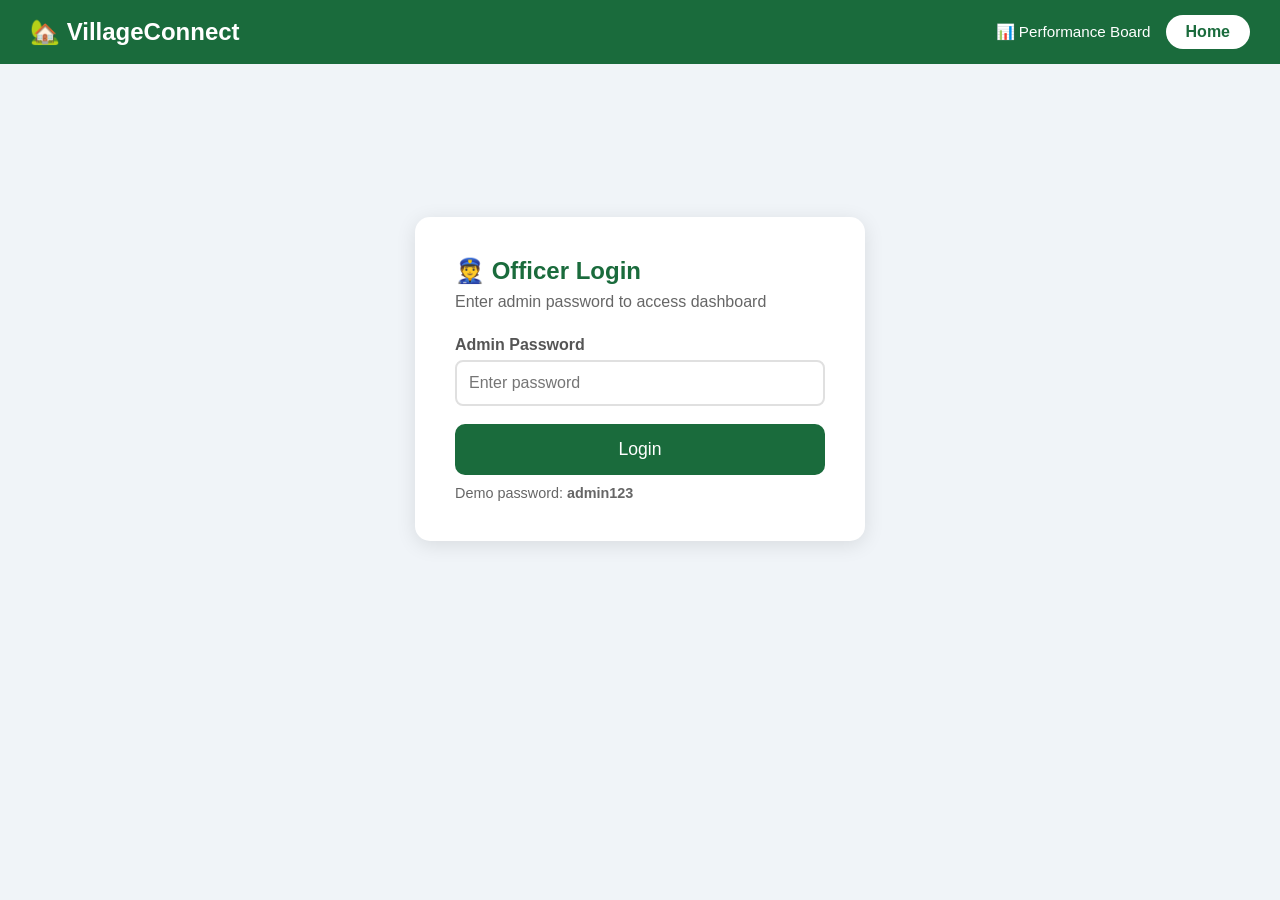
<file: Frontend/admin.html>
<!DOCTYPE html>
<html lang="en">
<head>
  <meta charset="UTF-8">
  <meta name="viewport" content="width=device-width, initial-scale=1.0">
  <title>VillageConnect - Officer Dashboard</title>
  <link rel="stylesheet" href="style.css">
</head>
<body>
  <nav class="navbar">
    <div class="logo">🏡 VillageConnect</div>
    <div class="nav-links">
      <a href="performance.html" class="nav-link">📊 Performance Board</a>
      <a href="index.html" class="admin-btn">Home</a>
    </div>
  </nav>

  <div id="admin-login" class="auth-container">
    <div class="auth-card">
      <h2>👮 Officer Login</h2>
      <p class="auth-subtitle">Enter admin password to access dashboard</p>
      <div class="form-group">
        <label>Admin Password</label>
        <input type="password" id="admin-pass" placeholder="Enter password">
      </div>
      <button onclick="adminLogin()" class="submit-btn">Login</button>
      <p style="margin-top:10px; color:#666; font-size:0.9rem;">Demo password: <strong>admin123</strong></p>
    </div>
  </div>

  <div id="admin-dashboard" class="hidden">
    <div class="hero">
      <h1>Officer Dashboard</h1>
      <p>Manage complaints and update resolution status</p>
    </div>

    <div class="container" style="display:block; max-width:1100px;">
      <div class="stats-row">
        <div class="stat-card">
          <h3 id="total-count">0</h3><p>Total</p>
        </div>
        <div class="stat-card pending">
          <h3 id="pending-count">0</h3><p>Pending</p>
        </div>
        <div class="stat-card" style="border-top-color:#3498db">
          <h3 id="progress-count">0</h3><p>In Progress</p>
        </div>
        <div class="stat-card resolved">
          <h3 id="resolved-count">0</h3><p>Resolved</p>
        </div>
      </div>

      <div class="filter-row" style="margin-top:20px;">
        <select id="filter-status" onchange="filterComplaints()">
          <option value="all">All Status</option>
          <option value="Pending">Pending</option>
          <option value="In Progress">In Progress</option>
          <option value="Resolved">Resolved</option>
        </select>
        <select id="filter-category" onchange="filterComplaints()">
          <option value="all">All Categories</option>
          <option value="Water">Water</option>
          <option value="Roads">Roads</option>
          <option value="Healthcare">Healthcare</option>
          <option value="Electricity">Electricity</option>
          <option value="Sanitation">Sanitation</option>
          <option value="Other">Other</option>
        </select>
        <button onclick="checkEscalations()" class="btn-progress">⚡ Check Escalations</button>
      </div>

      <div id="complaints-list" class="complaints-list" style="margin-top:20px;">
        <p class="loading">Loading...</p>
      </div>
    </div>
  </div>

  <script src="admin.js"></script>
</body>
</html>
</file>
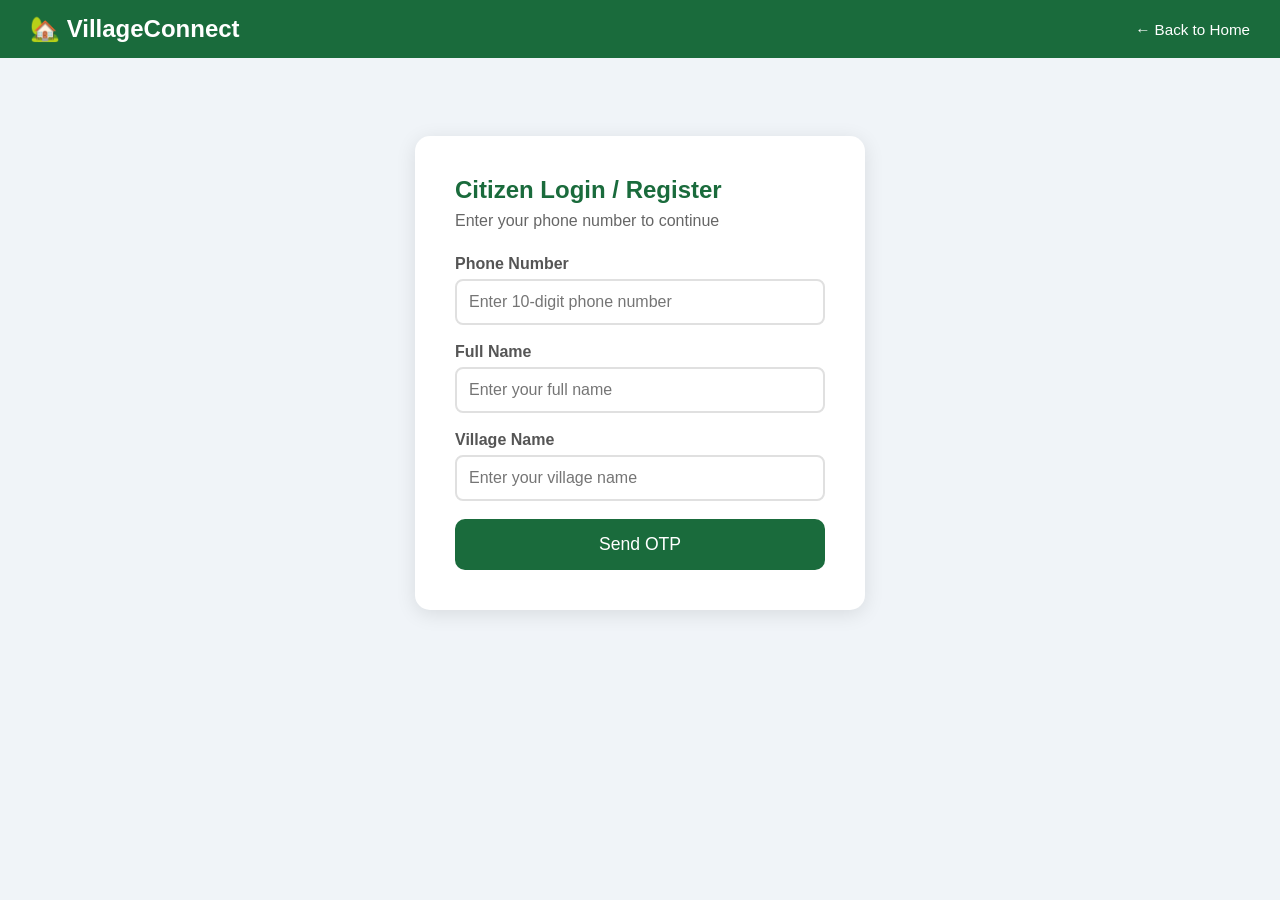
<file: Frontend/complaint.html>
<!DOCTYPE html>
<html lang="en">
<head>
  <meta charset="UTF-8">
  <meta name="viewport" content="width=device-width, initial-scale=1.0">
  <title>VillageConnect - Submit Complaint</title>
  <link rel="stylesheet" href="style.css">
</head>
<body>
  <nav class="navbar">
    <div class="logo">🏡 VillageConnect</div>
    <div class="nav-links">
      <span id="citizen-name" class="nav-link">👤 Loading...</span>
      <a href="mystatus.html" class="nav-link">My Complaints</a>
      <a href="#" onclick="logout()" class="admin-btn">Logout</a>
    </div>
  </nav>

  <div class="hero">
    <h1>Submit a Complaint</h1>
    <p>Describe your issue and our AI will categorize and route it automatically</p>
  </div>

  <div class="container">
    <div class="form-card">
      <h2>New Complaint</h2>
      <div class="form-group">
        <label>Describe the Issue in Detail</label>
        <textarea id="description" rows="5" placeholder="Example: The road near the temple has a large pothole causing accidents..."></textarea>
      </div>
      <div class="form-group">
        <label>Upload Photo (optional)</label>
        <input type="file" id="photo" accept="image/*">
      </div>
      <div id="ai-result" class="ai-result hidden">
        🤖 AI Category Detected: <strong id="category-text"></strong>
      </div>
      <button onclick="submitComplaint()" class="submit-btn" id="submitBtn">
        🚀 Submit Complaint
      </button>
      <div id="success-msg" class="success-msg hidden">
        ✅ Complaint submitted! Assigned to Sarpanch. Track it in "My Complaints".
      </div>
    </div>

    <div class="info-card">
      <h3>📋 Escalation Timeline</h3>
      <div class="step">
        <span class="step-num" style="background:#27ae60">1</span>
        <div><strong>Sarpanch</strong><p>Days 0–7</p></div>
      </div>
      <div class="step">
        <span class="step-num" style="background:#f39c12">2</span>
        <div><strong>Mandal Officer</strong><p>Days 7–14</p></div>
      </div>
      <div class="step">
        <span class="step-num" style="background:#e67e22">3</span>
        <div><strong>MLA</strong><p>Days 14–21</p></div>
      </div>
      <div class="step">
        <span class="step-num" style="background:#e74c3c">4</span>
        <div><strong>District Collector</strong><p>Days 21+</p></div>
      </div>
    </div>
  </div>

  <script src="app.js"></script>
</body>
</html>
</file>
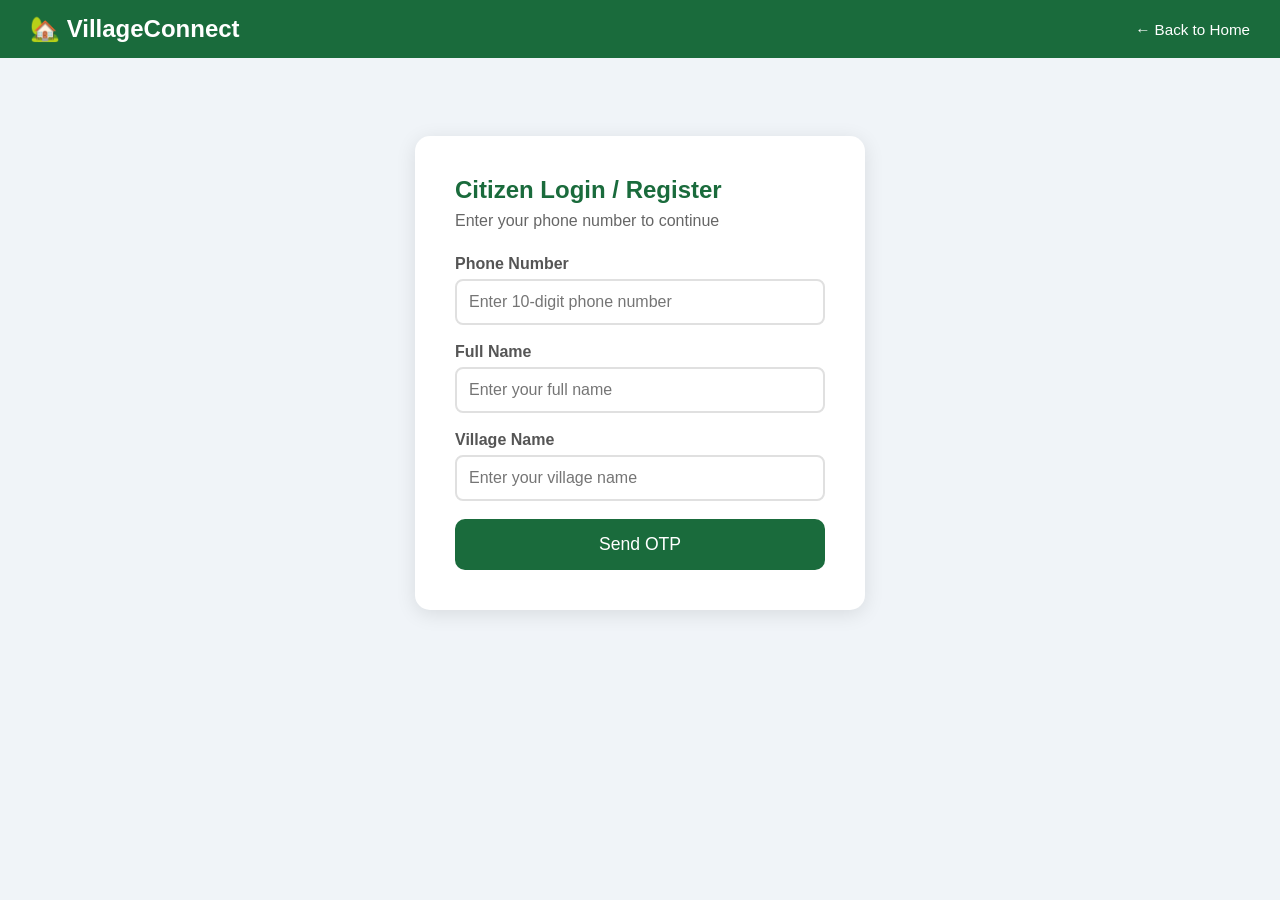
<file: Frontend/mystatus.html>
<!DOCTYPE html>
<html lang="en">
<head>
  <meta charset="UTF-8">
  <meta name="viewport" content="width=device-width, initial-scale=1.0">
  <title>VillageConnect - My Complaints</title>
  <link rel="stylesheet" href="style.css">
</head>
<body>
  <nav class="navbar">
    <div class="logo">🏡 VillageConnect</div>
    <div class="nav-links">
      <span id="citizen-name" class="nav-link">👤 Loading...</span>
      <a href="complaint.html" class="nav-link">+ New Complaint</a>
      <a href="#" onclick="logout()" class="admin-btn">Logout</a>
    </div>
  </nav>

  <div class="hero">
    <h1>My Complaints</h1>
    <p>Track the status of all your submitted complaints</p>
  </div>

  <div class="container" style="display:block; max-width:900px;">
    <div id="my-complaints">
      <p class="loading">Loading your complaints...</p>
    </div>
  </div>

  <script src="mystatus.js"></script>
</body>
</html>
</file>
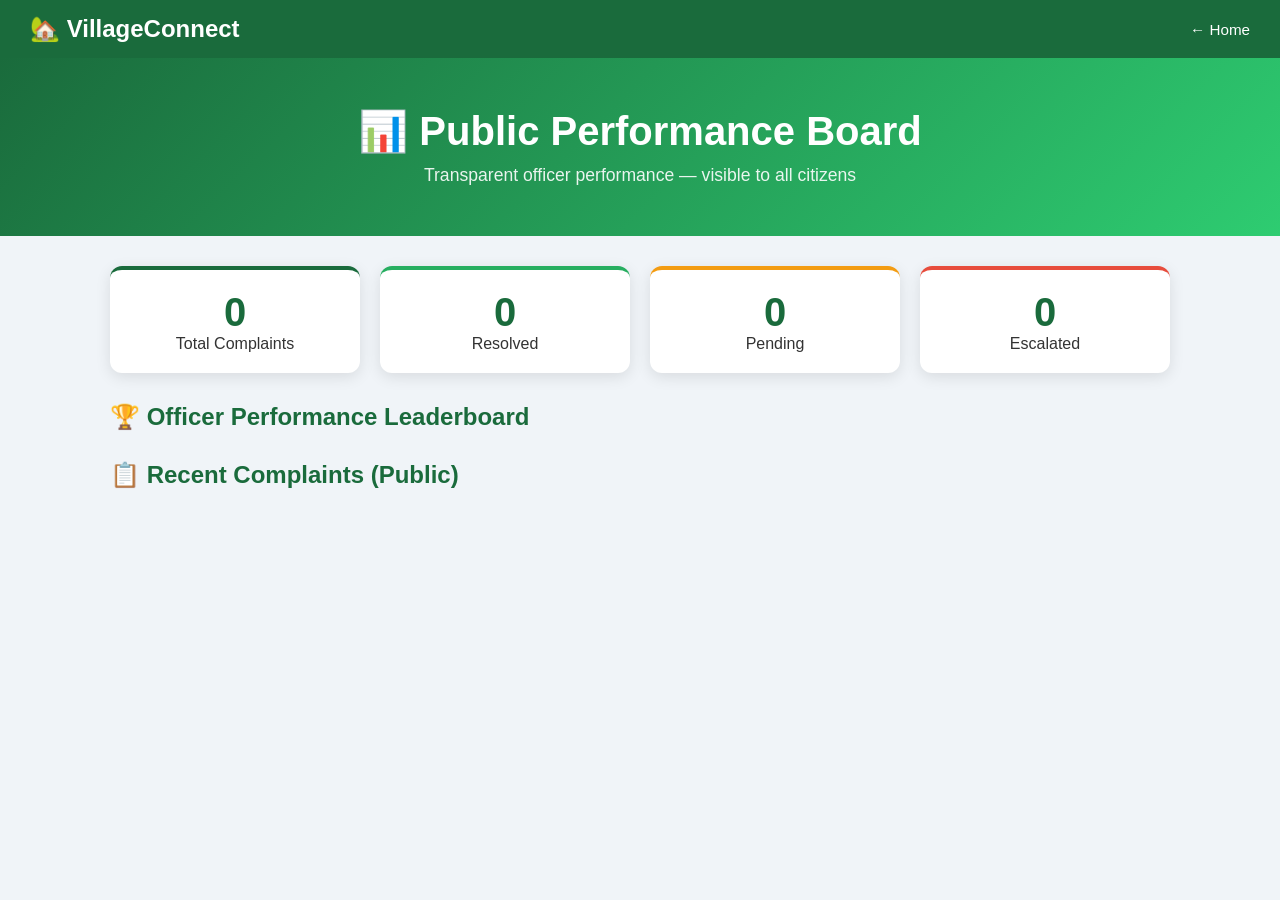
<file: Frontend/performance.html>
<!DOCTYPE html>
<html lang="en">
<head>
  <meta charset="UTF-8">
  <meta name="viewport" content="width=device-width, initial-scale=1.0">
  <title>VillageConnect - Performance Board</title>
  <link rel="stylesheet" href="style.css">
</head>
<body>
  <nav class="navbar">
    <div class="logo">🏡 VillageConnect</div>
    <a href="index.html" class="nav-link">← Home</a>
  </nav>

  <div class="hero">
    <h1>📊 Public Performance Board</h1>
    <p>Transparent officer performance — visible to all citizens</p>
  </div>

  <div class="container" style="display:block; max-width:1100px;">
    <div class="stats-row" id="overall-stats">
      <div class="stat-card">
        <h3 id="total-complaints">0</h3>
        <p>Total Complaints</p>
      </div>
      <div class="stat-card resolved">
        <h3 id="total-resolved">0</h3>
        <p>Resolved</p>
      </div>
      <div class="stat-card pending">
        <h3 id="total-pending">0</h3>
        <p>Pending</p>
      </div>
      <div class="stat-card" style="border-top-color:#e74c3c">
        <h3 id="total-escalated">0</h3>
        <p>Escalated</p>
      </div>
    </div>

    <h2 style="margin:30px 0 15px; color:#1a6b3c;">🏆 Officer Performance Leaderboard</h2>
    <div id="officer-board"></div>

    <h2 style="margin:30px 0 15px; color:#1a6b3c;">📋 Recent Complaints (Public)</h2>
    <div id="public-complaints"></div>
  </div>

  <script src="performance.js"></script>
</body>
</html>
</file>
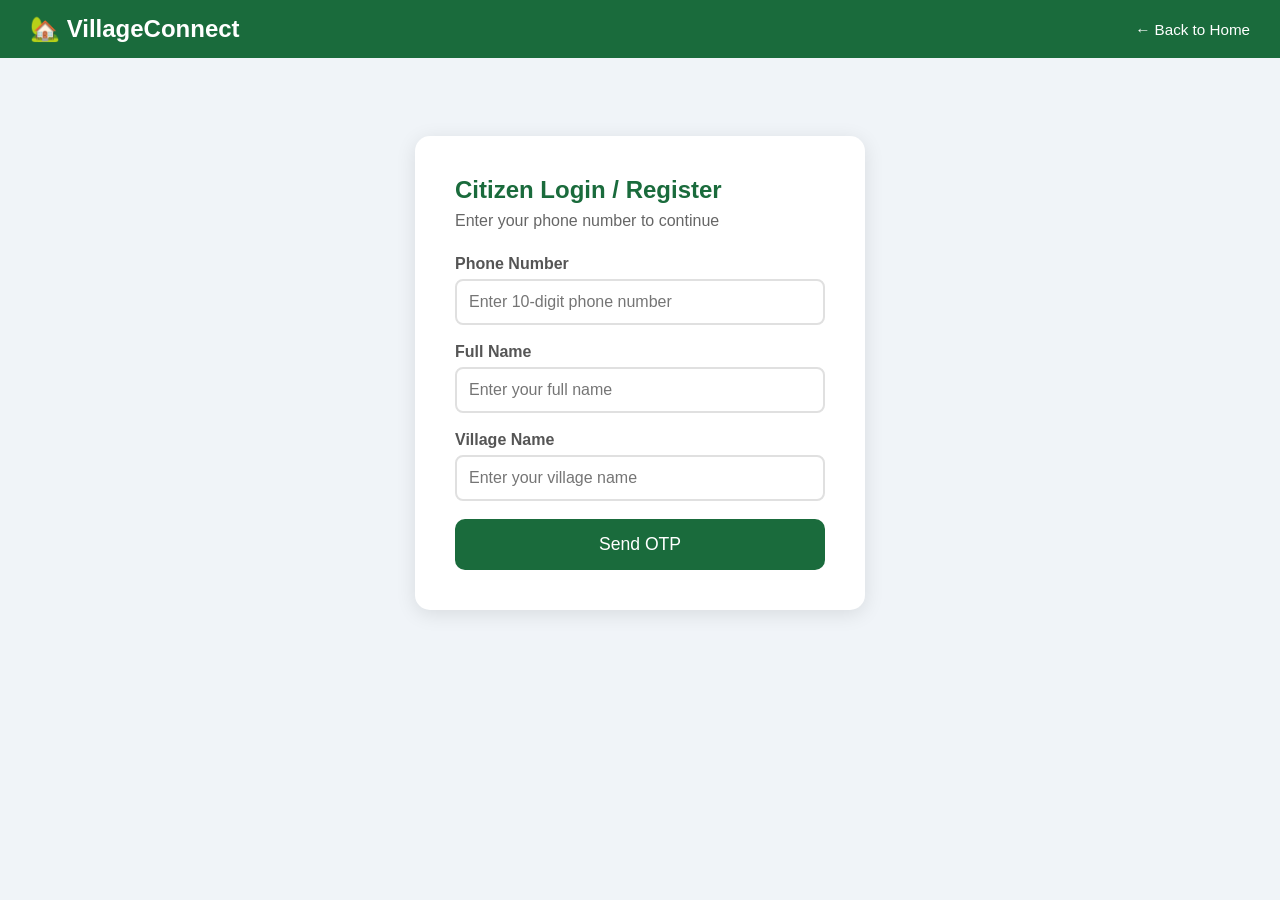
<file: Frontend/register.html>
<!DOCTYPE html>
<html lang="en">
<head>
  <meta charset="UTF-8">
  <meta name="viewport" content="width=device-width, initial-scale=1.0">
  <title>VillageConnect - Login / Register</title>
  <link rel="stylesheet" href="style.css">
</head>
<body>
  <nav class="navbar">
    <div class="logo">🏡 VillageConnect</div>
    <a href="index.html" class="nav-link">← Back to Home</a>
  </nav>

  <div class="auth-container">
    <div class="auth-card">
      <h2>Citizen Login / Register</h2>
      <p class="auth-subtitle">Enter your phone number to continue</p>

      <div id="step1">
        <div class="form-group">
          <label>Phone Number</label>
          <input type="text" id="phone" placeholder="Enter 10-digit phone number" maxlength="10">
        </div>
        <div class="form-group">
          <label>Full Name</label>
          <input type="text" id="name" placeholder="Enter your full name">
        </div>
        <div class="form-group">
          <label>Village Name</label>
          <input type="text" id="village" placeholder="Enter your village name">
        </div>
        <button onclick="sendOTP()" class="submit-btn">Send OTP</button>
      </div>

      <div id="step2" class="hidden">
        <div class="otp-info">
          📱 OTP sent! For demo purposes, your OTP is: <strong id="demo-otp"></strong>
        </div>
        <div class="form-group">
          <label>Enter OTP</label>
          <input type="text" id="otp-input" placeholder="Enter 6-digit OTP" maxlength="6">
        </div>
        <button onclick="verifyOTP()" class="submit-btn">Verify & Login</button>
        <button onclick="resendOTP()" class="btn-outline">Resend OTP</button>
      </div>

      <div id="msg" class="msg hidden"></div>
    </div>
  </div>

  <script src="auth.js"></script>
</body>
</html>
</file>
<file: Frontend/style.css>
/* ============================================
   12-COLUMN RESPONSIVE GRID SYSTEM
   VillageConnect - Works on all devices
   ============================================ */

/* Reset and Base */
*, *::before, *::after {
  box-sizing: border-box;
  margin: 0;
  padding: 0;
}

/* Container */
.container {
  width: 100%;
  max-width: 1200px;
  margin: 0 auto;
  padding: 0 15px;
}

.container-fluid {
  width: 100%;
  padding: 0 15px;
}

/* Row */
.row {
  display: flex;
  flex-wrap: wrap;
  margin: 0 -15px;
}

/* All columns base */
[class*="col-"] {
  padding: 0 15px;
  width: 100%;
}

/* ── DESKTOP (1200px and above) ── */
@media (min-width: 1200px) {
  .col-1  { width: 8.333%; }
  .col-2  { width: 16.666%; }
  .col-3  { width: 25%; }
  .col-4  { width: 33.333%; }
  .col-5  { width: 41.666%; }
  .col-6  { width: 50%; }
  .col-7  { width: 58.333%; }
  .col-8  { width: 66.666%; }
  .col-9  { width: 75%; }
  .col-10 { width: 83.333%; }
  .col-11 { width: 91.666%; }
  .col-12 { width: 100%; }
}

/* ── TABLET (768px - 1199px) ── */
@media (min-width: 768px) and (max-width: 1199px) {
  .col-md-1  { width: 8.333%; }
  .col-md-2  { width: 16.666%; }
  .col-md-3  { width: 25%; }
  .col-md-4  { width: 33.333%; }
  .col-md-5  { width: 41.666%; }
  .col-md-6  { width: 50%; }
  .col-md-7  { width: 58.333%; }
  .col-md-8  { width: 66.666%; }
  .col-md-9  { width: 75%; }
  .col-md-10 { width: 83.333%; }
  .col-md-11 { width: 91.666%; }
  .col-md-12 { width: 100%; }
}

/* ── MOBILE (below 768px) ── */
@media (max-width: 767px) {
  .col-sm-1  { width: 8.333%; }
  .col-sm-2  { width: 16.666%; }
  .col-sm-3  { width: 25%; }
  .col-sm-4  { width: 33.333%; }
  .col-sm-5  { width: 41.666%; }
  .col-sm-6  { width: 50%; }
  .col-sm-7  { width: 58.333%; }
  .col-sm-8  { width: 66.666%; }
  .col-sm-9  { width: 75%; }
  .col-sm-10 { width: 83.333%; }
  .col-sm-11 { width: 91.666%; }
  .col-sm-12 { width: 100%; }

  /* Mobile fixes */
  .hide-mobile { display: none !important; }
  .container { padding: 0 10px; }
  .row { margin: 0 -10px; }
  [class*="col-"] { padding: 0 10px; }
}

/* ── SMALL MOBILE (below 480px) ── */
@media (max-width: 480px) {
  .col-xs-12 { width: 100% !important; }
  html { font-size: 14px; }
}
* { margin: 0; padding: 0; box-sizing: border-box; }
body { font-family: 'Segoe UI', sans-serif; background: #f0f4f8; color: #333; }

.navbar {
  background: #1a6b3c; padding: 15px 30px;
  display: flex; justify-content: space-between; align-items: center;
}
.logo { color: white; font-size: 1.5rem; font-weight: bold; }
.nav-links { display: flex; gap: 15px; align-items: center; }
.nav-link { color: white; text-decoration: none; font-size: 0.95rem; }
.admin-btn {
  background: white; color: #1a6b3c;
  padding: 8px 20px; border-radius: 20px;
  text-decoration: none; font-weight: bold;
}

.hero {
  background: linear-gradient(135deg, #1a6b3c, #2ecc71);
  color: white; text-align: center; padding: 50px 20px;
}
.hero h1 { font-size: 2.5rem; margin-bottom: 10px; }
.hero p { font-size: 1.1rem; opacity: 0.9; }
.hero-btns { margin-top: 25px; display: flex; gap: 15px; justify-content: center; flex-wrap: wrap; }
.btn-primary {
  background: white; color: #1a6b3c;
  padding: 12px 30px; border-radius: 25px;
  text-decoration: none; font-weight: bold; font-size: 1rem;
}
.btn-secondary {
  background: transparent; color: white;
  border: 2px solid white; padding: 12px 30px;
  border-radius: 25px; text-decoration: none; font-size: 1rem;
}

.features {
  display: flex; gap: 20px; flex-wrap: wrap;
  max-width: 1100px; margin: 40px auto; padding: 0 20px;
}
.feature-card {
  background: white; border-radius: 15px; padding: 25px;
  flex: 1; min-width: 220px; text-align: center;
  box-shadow: 0 4px 15px rgba(0,0,0,0.08);
}
.feature-icon { font-size: 2.5rem; margin-bottom: 10px; }
.feature-card h3 { color: #1a6b3c; margin-bottom: 8px; }

.escalation-section {
  background: white; padding: 40px 20px;
  text-align: center; margin-top: 20px;
}
.escalation-section h2 { color: #1a6b3c; margin-bottom: 30px; font-size: 1.8rem; }
.escalation-steps {
  display: flex; align-items: center; justify-content: center;
  gap: 10px; flex-wrap: wrap;
}
.esc-step {
  padding: 20px; border-radius: 12px; width: 150px; color: white;
}
.esc-step.green { background: #27ae60; }
.esc-step.yellow { background: #f39c12; }
.esc-step.orange { background: #e67e22; }
.esc-step.red { background: #e74c3c; }
.esc-num {
  width: 35px; height: 35px; background: rgba(255,255,255,0.3);
  border-radius: 50%; display: flex; align-items: center;
  justify-content: center; font-weight: bold; margin: 0 auto 8px;
}
.esc-arrow { font-size: 1.5rem; color: #666; }

.auth-container {
  display: flex; justify-content: center;
  align-items: center; padding: 50px 20px; min-height: 70vh;
}
.auth-card {
  background: white; border-radius: 15px; padding: 40px;
  width: 100%; max-width: 450px;
  box-shadow: 0 4px 20px rgba(0,0,0,0.1);
}
.auth-card h2 { color: #1a6b3c; margin-bottom: 8px; }
.auth-subtitle { color: #666; margin-bottom: 25px; }
.otp-info {
  background: #e8f5e9; padding: 15px; border-radius: 8px;
  margin-bottom: 20px; color: #1a6b3c;
}

.container {
  max-width: 1100px; margin: 30px auto;
  padding: 0 20px; display: flex; gap: 25px; flex-wrap: wrap;
}
.form-card {
  background: white; border-radius: 15px; padding: 30px;
  flex: 1; min-width: 320px;
  box-shadow: 0 4px 15px rgba(0,0,0,0.1);
}
.form-card h2 { color: #1a6b3c; margin-bottom: 20px; }
.form-group { margin-bottom: 18px; }
.form-group label { display: block; font-weight: 600; margin-bottom: 6px; color: #555; }
.form-group input, .form-group textarea, .form-group select {
  width: 100%; padding: 12px; border: 2px solid #e0e0e0;
  border-radius: 8px; font-size: 1rem; transition: border 0.3s;
}
.form-group input:focus, .form-group textarea:focus { border-color: #1a6b3c; outline: none; }

.ai-result {
  background: #e8f5e9; border-left: 4px solid #1a6b3c;
  padding: 12px; border-radius: 8px; margin-bottom: 15px;
}
.hidden { display: none; }
.submit-btn {
  width: 100%; background: #1a6b3c; color: white;
  border: none; padding: 15px; border-radius: 10px;
  font-size: 1.1rem; cursor: pointer; transition: background 0.3s;
}
.submit-btn:hover { background: #145c32; }
.submit-btn:disabled { background: #aaa; cursor: not-allowed; }
.btn-outline {
  width: 100%; background: transparent; color: #1a6b3c;
  border: 2px solid #1a6b3c; padding: 12px; border-radius: 10px;
  font-size: 1rem; cursor: pointer; margin-top: 10px;
}
.success-msg {
  margin-top: 15px; background: #e8f5e9; color: #1a6b3c;
  padding: 15px; border-radius: 8px; text-align: center; font-weight: bold;
}
.msg {
  margin-top: 15px; padding: 15px; border-radius: 8px;
  text-align: center; font-weight: bold;
}
.msg.success { background: #e8f5e9; color: #1a6b3c; }
.msg.error { background: #fdecea; color: #e74c3c; }

.info-card {
  background: white; border-radius: 15px; padding: 30px;
  width: 280px; box-shadow: 0 4px 15px rgba(0,0,0,0.1); height: fit-content;
}
.info-card h3 { color: #1a6b3c; margin-bottom: 20px; }
.step { display: flex; align-items: flex-start; gap: 12px; margin-bottom: 18px; }
.step-num {
  background: #1a6b3c; color: white; width: 28px; height: 28px;
  border-radius: 50%; display: flex; align-items: center;
  justify-content: center; font-weight: bold; flex-shrink: 0;
}

.stats-row { display: flex; gap: 20px; width: 100%; margin-bottom: 20px; flex-wrap: wrap; }
.stat-card {
  background: white; border-radius: 12px; padding: 20px;
  flex: 1; text-align: center;
  box-shadow: 0 4px 15px rgba(0,0,0,0.1);
  border-top: 4px solid #1a6b3c; min-width: 150px;
}
.stat-card.pending { border-top-color: #f39c12; }
.stat-card.resolved { border-top-color: #27ae60; }
.stat-card h3 { font-size: 2.5rem; color: #1a6b3c; }

.filter-row { display: flex; gap: 15px; flex-wrap: wrap; }
.filter-row select, .filter-row button {
  padding: 10px 15px; border: 2px solid #e0e0e0;
  border-radius: 8px; font-size: 1rem;
}

.complaints-list { width: 100%; }
.complaint-card {
  background: white; border-radius: 12px; padding: 20px;
  margin-bottom: 15px; box-shadow: 0 2px 10px rgba(0,0,0,0.08);
  border-left: 5px solid #f39c12;
}
.complaint-card.resolved { border-left-color: #27ae60; }
.complaint-header {
  display: flex; justify-content: space-between;
  align-items: center; margin-bottom: 10px; flex-wrap: wrap; gap: 8px;
}
.complaint-header h3 { color: #333; font-size: 1.1rem; }
.badge { padding: 5px 12px; border-radius: 20px; font-size: 0.85rem; font-weight: bold; }
.badge.Pending { background: #fff3cd; color: #856404; }
.badge.In-Progress { background: #cce5ff; color: #004085; }
.badge.Resolved { background: #d4edda; color: #155724; }
.complaint-meta { color: #666; font-size: 0.9rem; margin-bottom: 8px; }
.category-tag {
  display: inline-block; background: #e8f5e9; color: #1a6b3c;
  padding: 3px 10px; border-radius: 12px;
  font-size: 0.85rem; font-weight: bold; margin-bottom: 10px;
}
.escalation-tag {
  display: inline-block; padding: 3px 10px; border-radius: 12px;
  font-size: 0.85rem; font-weight: bold; margin-left: 8px;
}
.level-1 { background: #d4edda; color: #155724; }
.level-2 { background: #fff3cd; color: #856404; }
.level-3 { background: #ffe5d0; color: #7d3c00; }
.level-4 { background: #fdecea; color: #e74c3c; }

.action-btns { display: flex; gap: 10px; margin-top: 12px; flex-wrap: wrap; }
.btn-progress { background: #3498db; color: white; border: none; padding: 8px 15px; border-radius: 6px; cursor: pointer; }
.btn-resolve { background: #27ae60; color: white; border: none; padding: 8px 15px; border-radius: 6px; cursor: pointer; }

.officer-card {
  background: white; border-radius: 12px; padding: 20px;
  margin-bottom: 15px; box-shadow: 0 2px 10px rgba(0,0,0,0.08);
  display: flex; align-items: center; gap: 20px; flex-wrap: wrap;
}
.officer-rank {
  font-size: 2rem; font-weight: bold; color: #1a6b3c;
  width: 50px; text-align: center;
}
.officer-info { flex: 1; }
.officer-info h3 { color: #333; margin-bottom: 4px; }
.officer-info p { color: #666; font-size: 0.9rem; }
.officer-stats { display: flex; gap: 20px; text-align: center; flex-wrap: wrap; }
.o-stat h4 { font-size: 1.5rem; color: #1a6b3c; }
.o-stat p { font-size: 0.8rem; color: #666; }
.progress-bar-wrap { width: 100%; background: #e0e0e0; border-radius: 10px; height: 8px; margin-top: 8px; }
.progress-bar { background: #1a6b3c; height: 8px; border-radius: 10px; transition: width 0.5s; }

.loading { text-align: center; color: #666; padding: 40px; }
</file>
